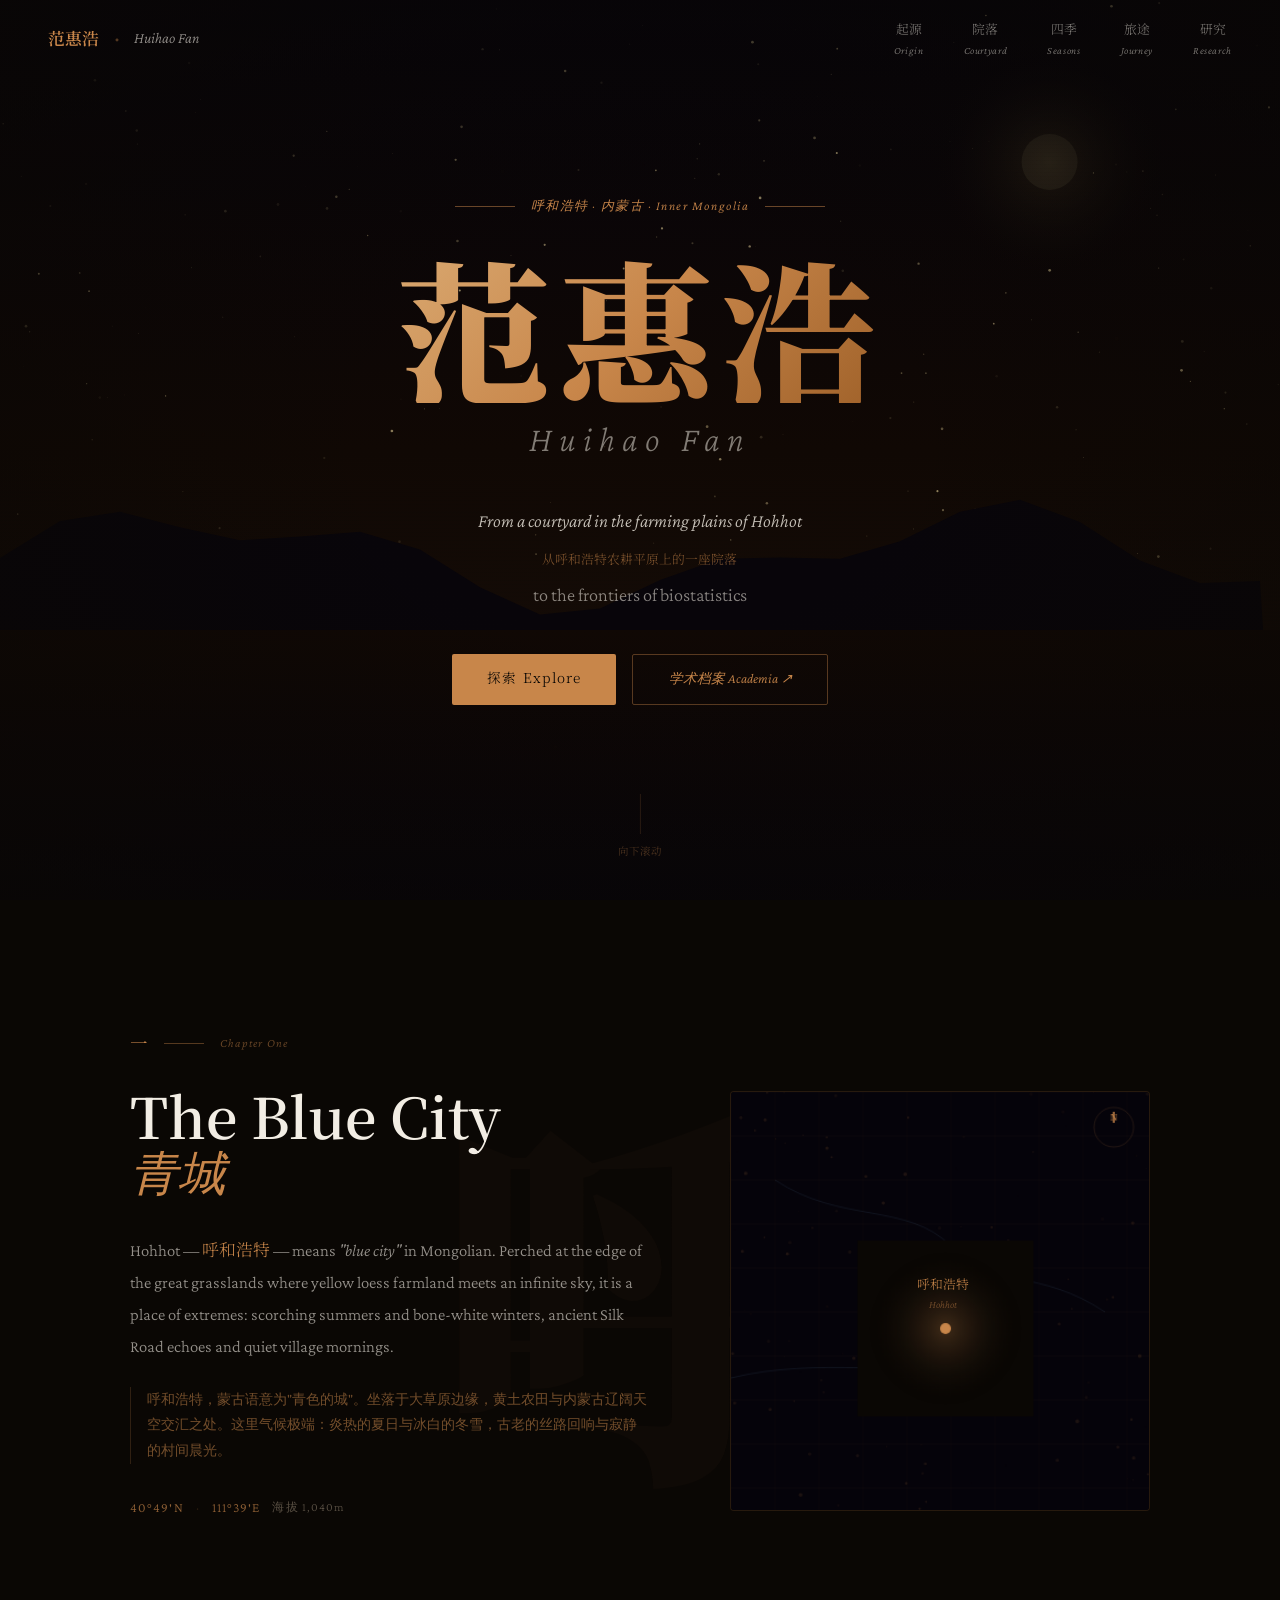
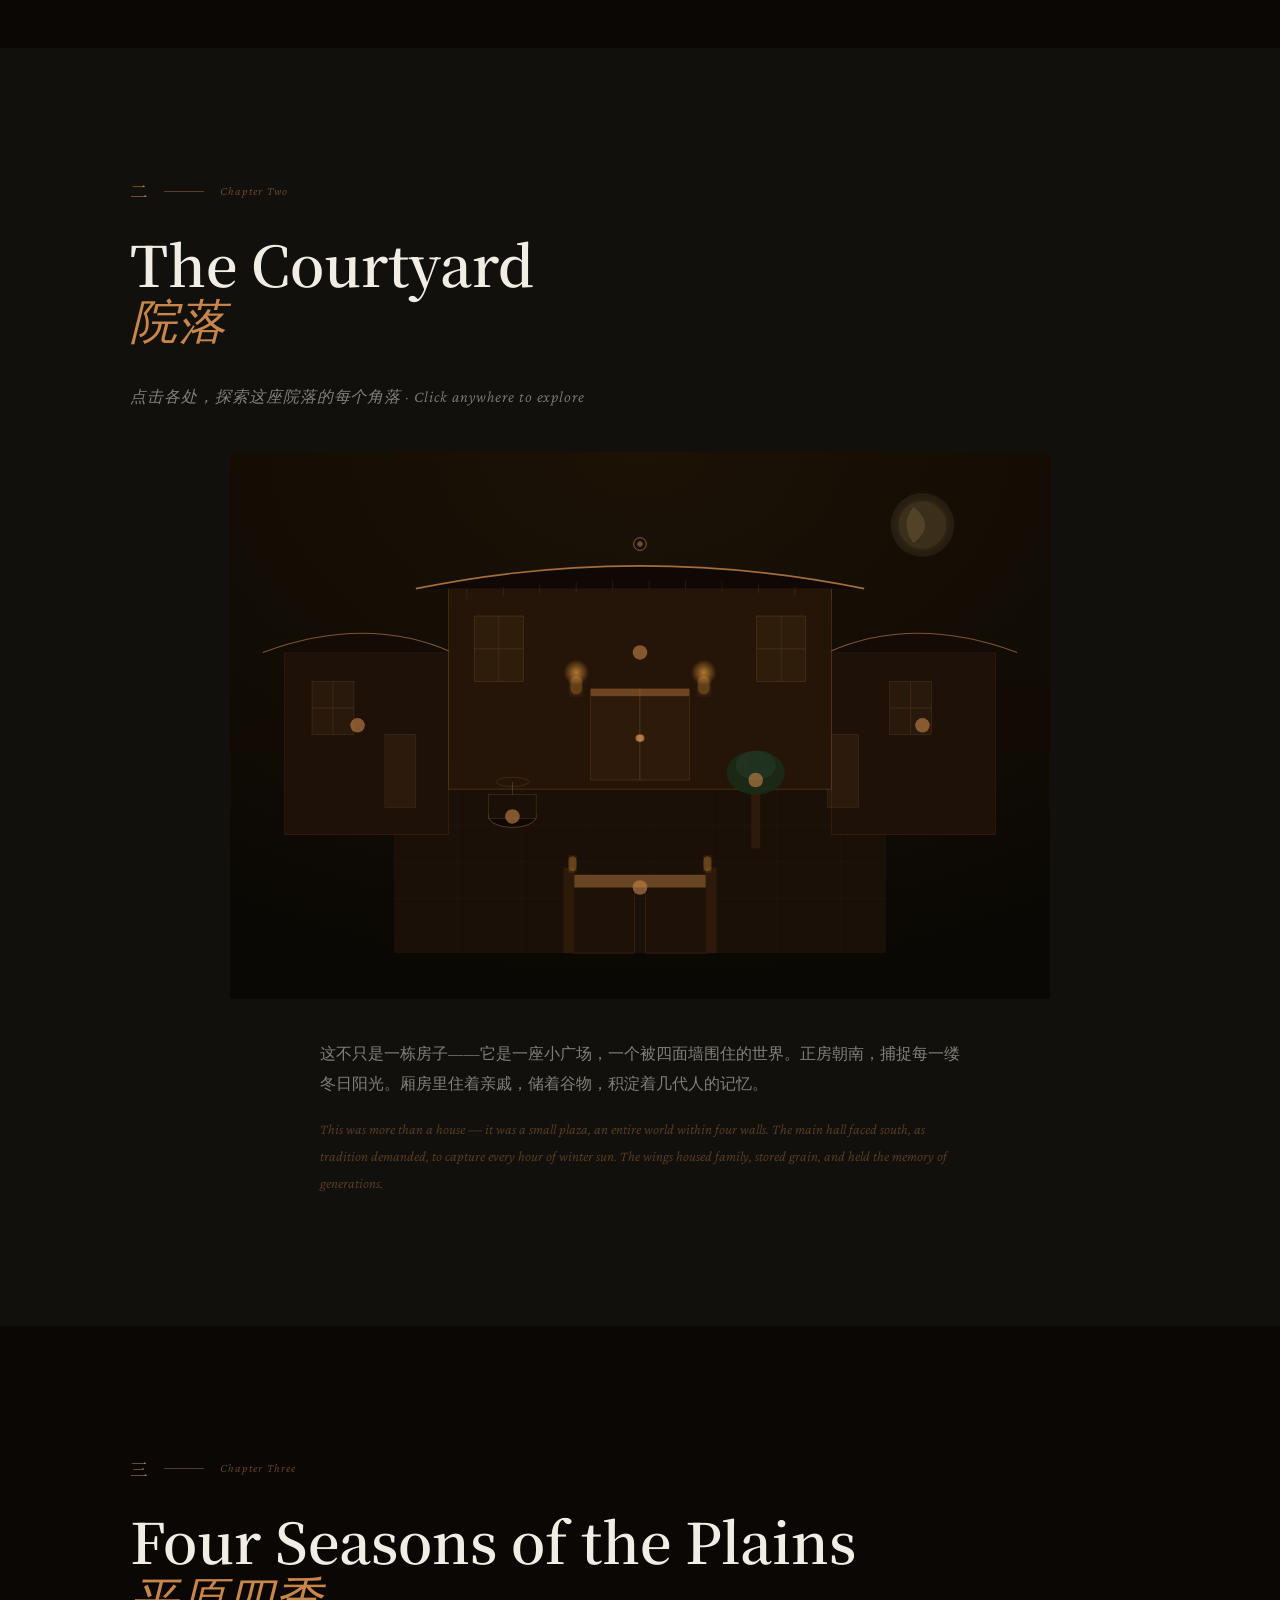
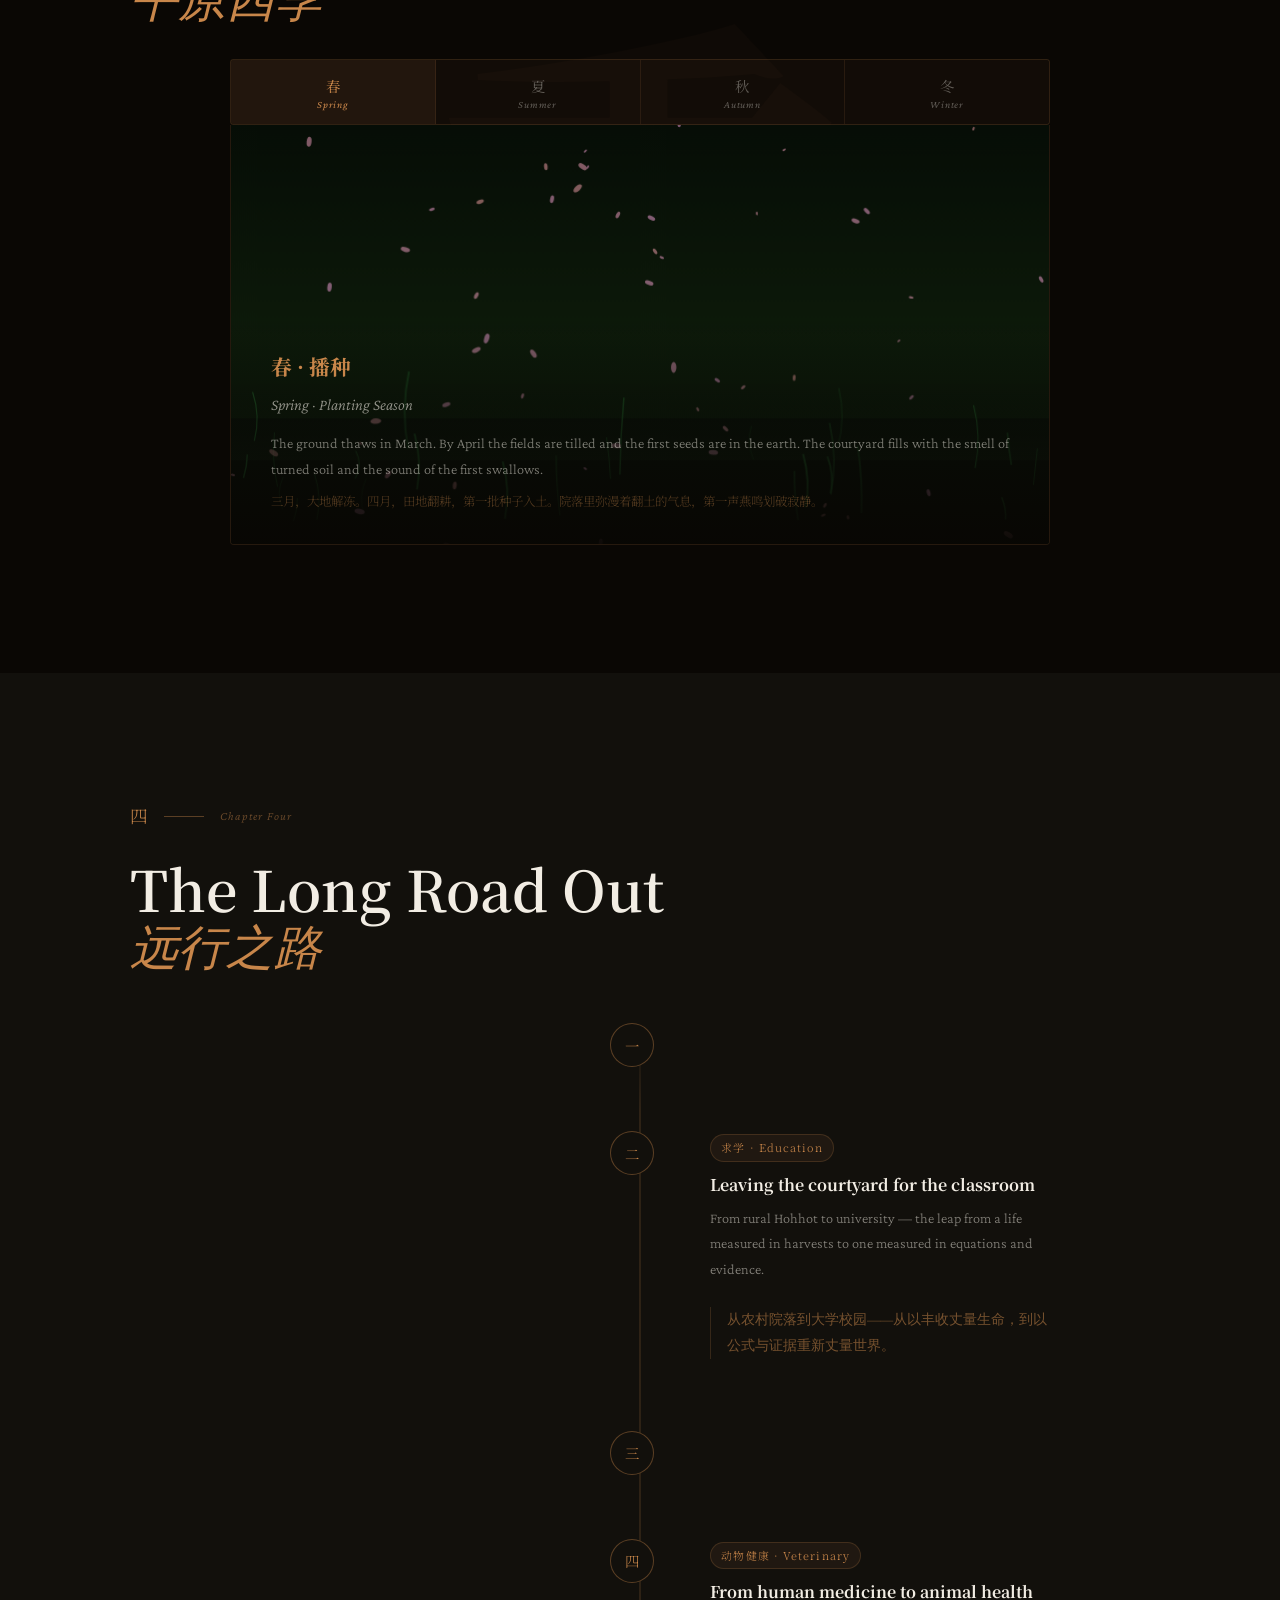
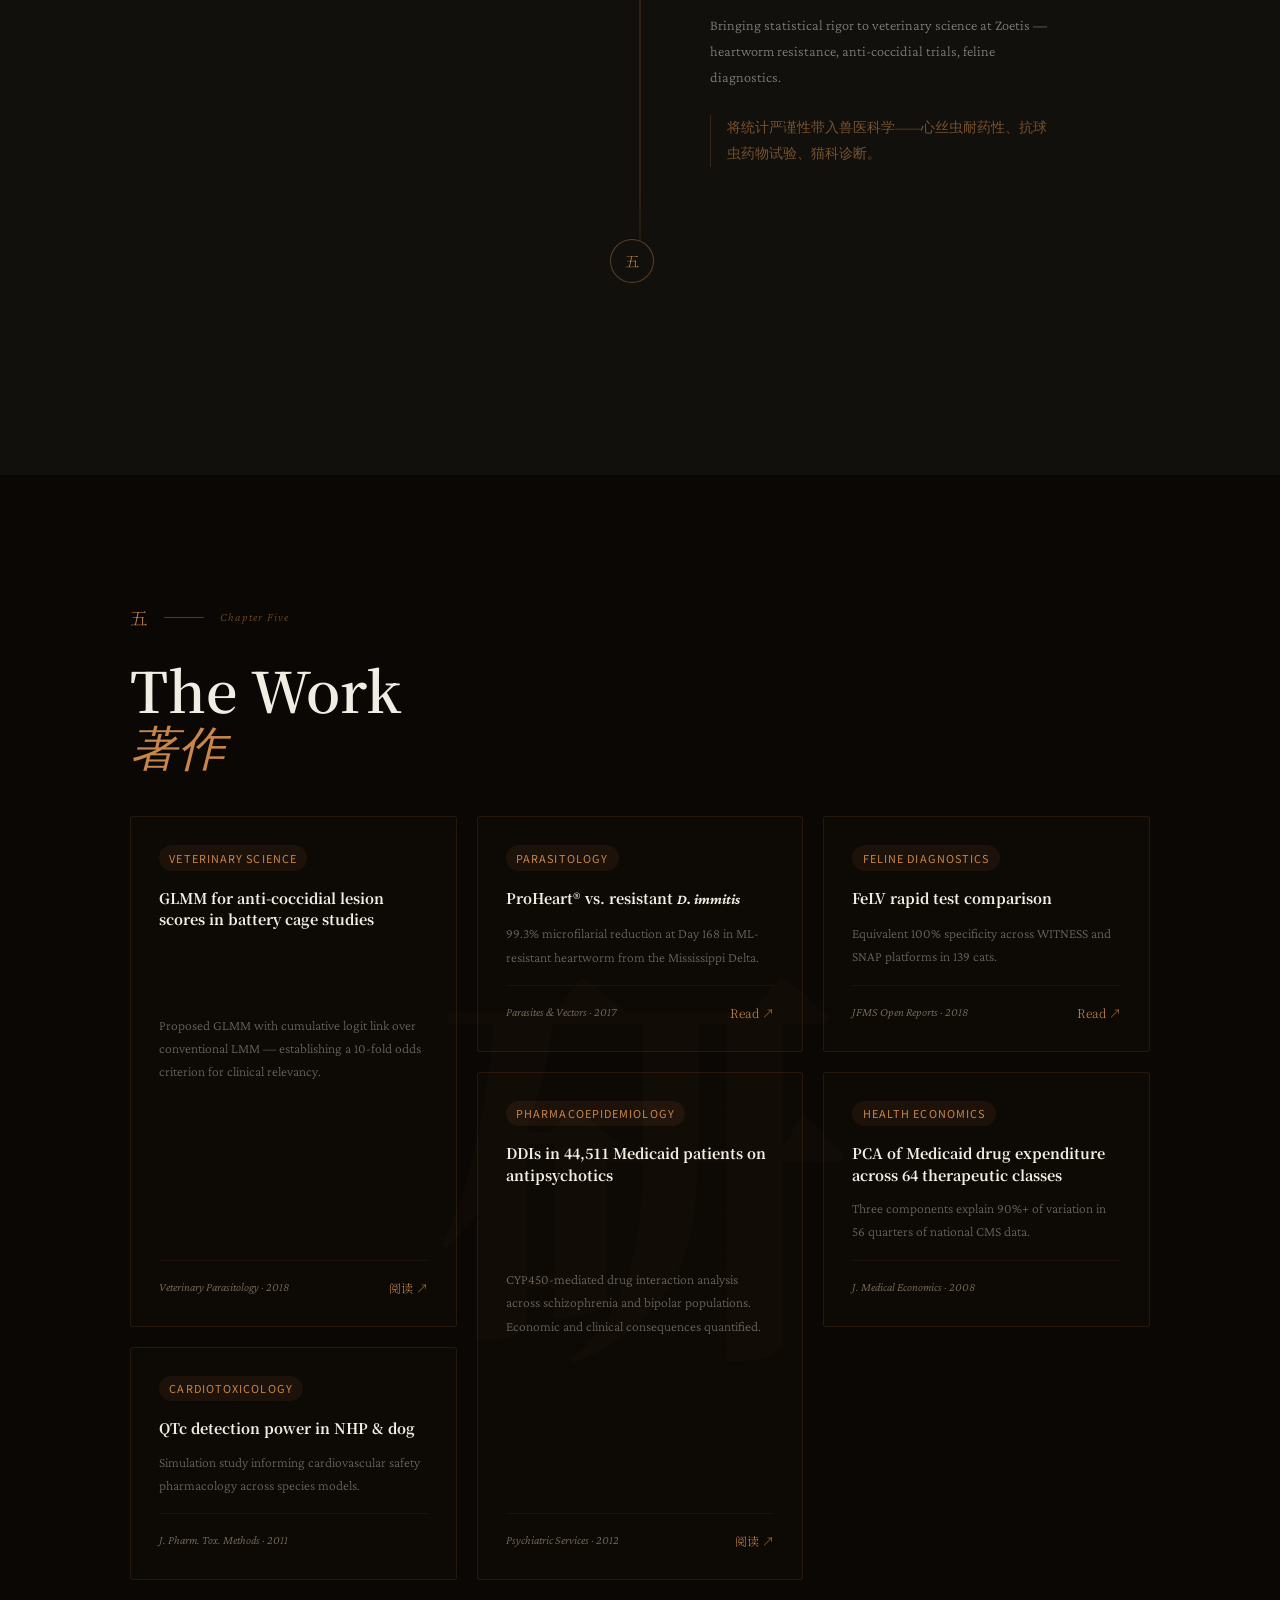
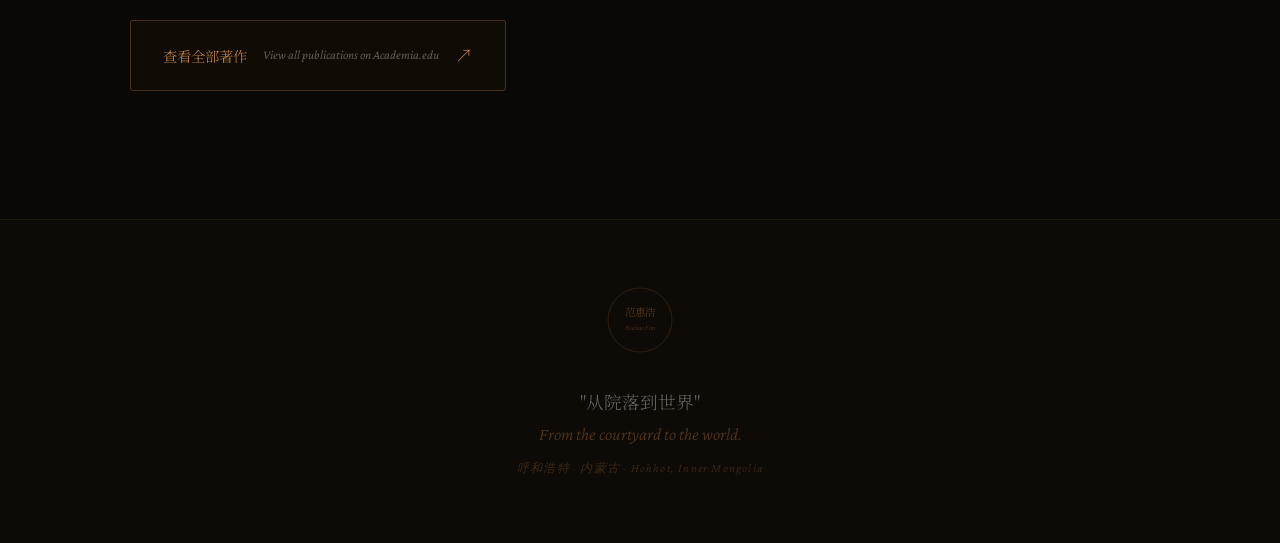
<file: index.html>
<!DOCTYPE html>
<html lang="en">
<head>
  <meta charset="UTF-8"/>
  <meta name="viewport" content="width=device-width, initial-scale=1.0"/>
  <title>Huihao Fan · 范惠浩</title>
  <link rel="preconnect" href="https://fonts.googleapis.com">
  <link href="https://fonts.googleapis.com/css2?family=Noto+Serif+SC:wght@300;400;600;900&family=Noto+Sans+SC:wght@300;400&family=Crimson+Pro:ital,wght@0,200;0,300;0,600;1,200;1,300&display=swap" rel="stylesheet">
  <link rel="stylesheet" href="style.css"/>
</head>
<body>

  <!-- CUSTOM CURSOR -->
  <div class="cursor" id="cursor"></div>
  <div class="cursor-dot" id="cursor-dot"></div>

  <!-- LOADING SCREEN -->
  <div class="loader" id="loader">
    <div class="loader-inner">
      <svg viewBox="0 0 120 120" class="seal-svg" id="seal-svg">
        <circle cx="60" cy="60" r="54" fill="none" stroke="#c8864a" stroke-width="1" class="seal-ring"/>
        <circle cx="60" cy="60" r="44" fill="none" stroke="#c8864a" stroke-width="0.4" class="seal-ring2"/>
        <text x="60" y="50" text-anchor="middle" font-family="Noto Serif SC" font-size="18" fill="#c8864a" class="seal-text">范</text>
        <text x="60" y="74" text-anchor="middle" font-family="Noto Serif SC" font-size="18" fill="#c8864a" class="seal-text">惠浩</text>
      </svg>
      <p class="loader-sub">呼和浩特 · Hohhot · Inner Mongolia</p>
      <div class="loader-bar"><div class="loader-fill" id="loader-fill"></div></div>
    </div>
  </div>

  <!-- NAV -->
  <nav id="nav">
    <div class="nav-brand">
      <span class="nb-zh">范惠浩</span>
      <span class="nb-sep">·</span>
      <span class="nb-en">Huihao Fan</span>
    </div>
    <ul class="nav-links">
      <li><a href="#origin">起源<span>Origin</span></a></li>
      <li><a href="#courtyard">院落<span>Courtyard</span></a></li>
      <li><a href="#seasons">四季<span>Seasons</span></a></li>
      <li><a href="#journey">旅途<span>Journey</span></a></li>
      <li><a href="#research">研究<span>Research</span></a></li>
    </ul>
  </nav>

  <!-- ═══ HERO ═══ -->
  <section class="hero" id="hero">
    <canvas id="hero-canvas"></canvas>
    <div class="hero-vignette"></div>
    <div class="hero-content">
      <div class="hero-eyebrow">
        <div class="eyebrow-line"></div>
        <span>呼和浩特 · 内蒙古 · Inner Mongolia</span>
        <div class="eyebrow-line"></div>
      </div>
      <h1 class="hero-name">
        <span class="hn-zh">范惠浩</span>
        <span class="hn-en">Huihao Fan</span>
      </h1>
      <p class="hero-tagline">
        <em>From a courtyard in the farming plains of Hohhot</em><br>
        <span class="ht-zh">从呼和浩特农耕平原上的一座院落</span><br>
        to the frontiers of biostatistics
      </p>
      <div class="hero-cta">
        <a href="#origin" class="hc-btn">探索 Explore</a>
        <a href="https://independent.academia.edu/HuihaoFan" target="_blank" class="hc-ghost">学术档案 Academia ↗</a>
      </div>
    </div>
    <div class="hero-scroll">
      <div class="hs-line"></div>
      <span>向下滚动</span>
    </div>
  </section>

  <!-- ═══ ORIGIN ═══ -->
  <section class="sect" id="origin">
    <div class="bg-kanji" aria-hidden="true">呼</div>
    <div class="wrap">
      <div class="chap-mark">
        <span class="cm-zh">一</span>
        <span class="cm-bar"></span>
        <span class="cm-en">Chapter One</span>
      </div>
      <div class="origin-split">
        <div class="os-left reveal">
          <h2>The Blue City<br><em>青城</em></h2>
          <p>Hohhot — <span class="inline-zh">呼和浩特</span> — means <em>"blue city"</em> in Mongolian. Perched at the edge of the great grasslands where yellow loess farmland meets an infinite sky, it is a place of extremes: scorching summers and bone-white winters, ancient Silk Road echoes and quiet village mornings.</p>
          <p class="zh-block">呼和浩特，蒙古语意为"青色的城"。坐落于大草原边缘，黄土农田与内蒙古辽阔天空交汇之处。这里气候极端：炎热的夏日与冰白的冬雪，古老的丝路回响与寂静的村间晨光。</p>
          <div class="coords-row">
            <span>40°49′N</span>
            <span class="coord-dot">·</span>
            <span>111°39′E</span>
            <span class="coord-alt">海拔 1,040m</span>
          </div>
        </div>
        <div class="os-right reveal">
          <div class="map-frame">
            <canvas id="map-canvas" width="380" height="380"></canvas>
            <div class="map-label-hohhot">呼和浩特<br><small>Hohhot</small></div>
          </div>
        </div>
      </div>
    </div>
  </section>

  <!-- ═══ COURTYARD ═══ -->
  <section class="sect sect-dark" id="courtyard">
    <div class="wrap">
      <div class="chap-mark light">
        <span class="cm-zh">二</span>
        <span class="cm-bar"></span>
        <span class="cm-en">Chapter Two</span>
      </div>
      <h2 class="light-title">The Courtyard<br><em>院落</em></h2>
      <p class="sect-intro light-p">点击各处，探索这座院落的每个角落 · <em>Click anywhere to explore</em></p>
    </div>

    <!-- INTERACTIVE COURTYARD SVG -->
    <div class="cy-wrap" id="cy-wrap">
      <svg viewBox="0 0 900 600" class="cy-svg" id="cy-svg" preserveAspectRatio="xMidYMid meet">
        <defs>
          <radialGradient id="skyGrd" cx="50%" cy="0%" r="100%">
            <stop offset="0%" stop-color="#1c1206"/>
            <stop offset="100%" stop-color="#0a0804"/>
          </radialGradient>
          <radialGradient id="glowR" cx="50%" cy="50%" r="50%">
            <stop offset="0%" stop-color="#c8864a" stop-opacity="0.35"/>
            <stop offset="100%" stop-color="#c8864a" stop-opacity="0"/>
          </radialGradient>
          <radialGradient id="lanternGlow" cx="50%" cy="50%" r="50%">
            <stop offset="0%" stop-color="#f0a040" stop-opacity="0.7"/>
            <stop offset="100%" stop-color="#f0a040" stop-opacity="0"/>
          </radialGradient>
          <filter id="softglow">
            <feGaussianBlur stdDeviation="4" result="b"/>
            <feMerge><feMergeNode in="b"/><feMergeNode in="SourceGraphic"/></feMerge>
          </filter>
        </defs>

        <!-- Sky -->
        <rect width="900" height="600" fill="url(#skyGrd)"/>

        <!-- Stars scattered -->
        <g id="cy-stars" fill="#f0d090" opacity="0.5"></g>

        <!-- Moon -->
        <circle cx="760" cy="80" r="35" fill="#f5e0a0" opacity="0.07"/>
        <circle cx="760" cy="80" r="26" fill="#f0d080" opacity="0.1" filter="url(#softglow)"/>
        <path d="M750,60 Q776,80 750,100 Q735,80 750,60Z" fill="#f0d080" opacity="0.12"/>

        <!-- Distant hills -->
        <path d="M0,310 Q80,270 180,290 Q280,250 380,275 Q480,240 560,265 Q660,230 760,255 Q830,245 900,260 L900,330 L0,330Z" fill="#120b04"/>

        <!-- Ground courtyard floor -->
        <rect x="180" y="330" width="540" height="220" fill="#1a1008"/>
        <!-- Tile grid -->
        <g stroke="rgba(200,150,80,0.05)" stroke-width="0.8">
          <line x1="180" y1="370" x2="720" y2="370"/>
          <line x1="180" y1="410" x2="720" y2="410"/>
          <line x1="180" y1="450" x2="720" y2="450"/>
          <line x1="180" y1="490" x2="720" y2="490"/>
          <line x1="250" y1="330" x2="250" y2="550"/>
          <line x1="320" y1="330" x2="320" y2="550"/>
          <line x1="390" y1="330" x2="390" y2="550"/>
          <line x1="460" y1="330" x2="460" y2="550"/>
          <line x1="530" y1="330" x2="530" y2="550"/>
          <line x1="600" y1="330" x2="600" y2="550"/>
          <line x1="670" y1="330" x2="670" y2="550"/>
        </g>

        <!-- ═ LEFT WING ═ -->
        <rect x="60" y="220" width="180" height="200" fill="#1e1208" stroke="#c8864a" stroke-width="0.4" stroke-opacity="0.3"/>
        <path d="M36,220 Q150,178 244,220" fill="#140c04" stroke="#c8864a" stroke-width="1.2" stroke-opacity="0.6"/>
        <!-- wing window -->
        <rect x="90" y="252" width="46" height="58" fill="#c8864a" fill-opacity="0.06" stroke="#c8864a" stroke-width="0.5" stroke-opacity="0.3"/>
        <line x1="113" y1="252" x2="113" y2="310" stroke="#c8864a" stroke-width="0.4" stroke-opacity="0.4"/>
        <line x1="90" y1="281" x2="136" y2="281" stroke="#c8864a" stroke-width="0.4" stroke-opacity="0.4"/>
        <!-- wing door -->
        <rect x="170" y="310" width="34" height="80" fill="#c8864a" fill-opacity="0.08" stroke="#c8864a" stroke-width="0.4" stroke-opacity="0.3"/>
        <!-- hotspot -->
        <circle cx="140" cy="300" r="55" fill="transparent" class="hotspot" id="hs-left" data-spot="left" style="cursor:pointer"/>

        <!-- ═ RIGHT WING ═ -->
        <rect x="660" y="220" width="180" height="200" fill="#1e1208" stroke="#c8864a" stroke-width="0.4" stroke-opacity="0.3"/>
        <path d="M656,220 Q750,178 864,220" fill="#140c04" stroke="#c8864a" stroke-width="1.2" stroke-opacity="0.6"/>
        <rect x="724" y="252" width="46" height="58" fill="#c8864a" fill-opacity="0.06" stroke="#c8864a" stroke-width="0.5" stroke-opacity="0.3"/>
        <line x1="747" y1="252" x2="747" y2="310" stroke="#c8864a" stroke-width="0.4" stroke-opacity="0.4"/>
        <line x1="724" y1="281" x2="770" y2="281" stroke="#c8864a" stroke-width="0.4" stroke-opacity="0.4"/>
        <rect x="656" y="310" width="34" height="80" fill="#c8864a" fill-opacity="0.08" stroke="#c8864a" stroke-width="0.4" stroke-opacity="0.3"/>
        <circle cx="760" cy="300" r="55" fill="transparent" class="hotspot" id="hs-right" data-spot="right" style="cursor:pointer"/>

        <!-- ═ MAIN HALL ═ -->
        <rect x="240" y="150" width="420" height="220" fill="#241508" stroke="#c8864a" stroke-width="0.6" stroke-opacity="0.4"/>
        <!-- Main roof -->
        <path d="M204,150 Q450,100 696,150" fill="#100804" stroke="#c8864a" stroke-width="1.8" stroke-opacity="0.8"/>
        <!-- Roof ridge -->
        <circle cx="450" cy="101" r="7" fill="none" stroke="#c8864a" stroke-width="1" stroke-opacity="0.7"/>
        <circle cx="450" cy="101" r="3" fill="#c8864a" opacity="0.5"/>
        <!-- eaves decorative ticks -->
        <g stroke="#c8864a" stroke-width="0.6" stroke-opacity="0.25">
          <line x1="260" y1="150" x2="260" y2="162"/>
          <line x1="300" y1="148" x2="300" y2="158"/>
          <line x1="340" y1="145" x2="340" y2="155"/>
          <line x1="380" y1="143" x2="380" y2="153"/>
          <line x1="420" y1="141" x2="420" y2="151"/>
          <line x1="460" y1="141" x2="460" y2="151"/>
          <line x1="500" y1="141" x2="500" y2="151"/>
          <line x1="540" y1="143" x2="540" y2="153"/>
          <line x1="580" y1="145" x2="580" y2="155"/>
          <line x1="620" y1="148" x2="620" y2="158"/>
          <line x1="660" y1="150" x2="660" y2="162"/>
        </g>
        <!-- Windows left -->
        <rect x="268" y="180" width="54" height="72" fill="#c8864a" fill-opacity="0.07" stroke="#c8864a" stroke-width="0.5" stroke-opacity="0.35"/>
        <line x1="295" y1="180" x2="295" y2="252" stroke="#c8864a" stroke-width="0.4" stroke-opacity="0.4"/>
        <line x1="268" y1="216" x2="322" y2="216" stroke="#c8864a" stroke-width="0.4" stroke-opacity="0.4"/>
        <!-- Windows right -->
        <rect x="578" y="180" width="54" height="72" fill="#c8864a" fill-opacity="0.07" stroke="#c8864a" stroke-width="0.5" stroke-opacity="0.35"/>
        <line x1="605" y1="180" x2="605" y2="252" stroke="#c8864a" stroke-width="0.4" stroke-opacity="0.4"/>
        <line x1="578" y1="216" x2="632" y2="216" stroke="#c8864a" stroke-width="0.4" stroke-opacity="0.4"/>
        <!-- Main doors (double) -->
        <rect x="396" y="260" width="54" height="100" fill="#2e1a0a" stroke="#c8864a" stroke-width="0.5" stroke-opacity="0.4"/>
        <rect x="450" y="260" width="54" height="100" fill="#2e1a0a" stroke="#c8864a" stroke-width="0.5" stroke-opacity="0.4"/>
        <rect x="396" y="260" width="108" height="8" fill="#c8864a" opacity="0.4"/>
        <circle cx="449" cy="314" r="4" fill="#c8864a" opacity="0.7"/>
        <circle cx="451" cy="314" r="4" fill="#c8864a" opacity="0.7"/>
        <!-- Lanterns flanking door -->
        <rect x="374" y="246" width="12" height="20" rx="6" fill="#f0a040" opacity="0.3" filter="url(#softglow)"/>
        <circle cx="380" cy="242" r="14" fill="url(#lanternGlow)"/>
        <rect x="514" y="246" width="12" height="20" rx="6" fill="#f0a040" opacity="0.3" filter="url(#softglow)"/>
        <circle cx="520" cy="242" r="14" fill="url(#lanternGlow)"/>
        <!-- main hall hotspot -->
        <rect x="250" y="150" width="400" height="180" fill="transparent" class="hotspot" id="hs-main" data-spot="main" style="cursor:pointer"/>

        <!-- ═ WELL ═ -->
        <ellipse cx="310" cy="400" rx="26" ry="12" fill="#100804" stroke="#c8864a" stroke-width="0.8" stroke-opacity="0.5"/>
        <rect x="284" y="376" width="52" height="26" fill="#1a1008" stroke="#c8864a" stroke-width="0.5" stroke-opacity="0.4"/>
        <line x1="310" y1="362" x2="310" y2="376" stroke="#c8864a" stroke-width="0.8" stroke-opacity="0.4"/>
        <ellipse cx="310" cy="362" rx="18" ry="5" fill="none" stroke="#c8864a" stroke-width="0.6" stroke-opacity="0.3"/>
        <circle cx="310" cy="400" r="36" fill="transparent" class="hotspot" id="hs-well" data-spot="well" style="cursor:pointer"/>

        <!-- ═ TREE ═ -->
        <rect x="572" y="365" width="10" height="70" fill="#2e1a0a"/>
        <ellipse cx="577" cy="352" rx="32" ry="24" fill="#1a2e1a" opacity="0.8"/>
        <ellipse cx="577" cy="344" rx="22" ry="16" fill="#243824" opacity="0.7"/>
        <ellipse cx="583" cy="338" rx="14" ry="10" fill="#1e3020" opacity="0.6"/>
        <circle cx="577" cy="360" r="42" fill="transparent" class="hotspot" id="hs-tree" data-spot="tree" style="cursor:pointer"/>

        <!-- ═ GATE ═ -->
        <rect x="376" y="464" width="148" height="14" fill="#c8864a" opacity="0.45"/>
        <rect x="376" y="478" width="68" height="72" fill="#1e1208" stroke="#c8864a" stroke-width="0.5" stroke-opacity="0.3"/>
        <rect x="456" y="478" width="68" height="72" fill="#1e1208" stroke="#c8864a" stroke-width="0.5" stroke-opacity="0.3"/>
        <rect x="366" y="456" width="12" height="94" fill="#2e1a0a"/>
        <rect x="522" y="456" width="12" height="94" fill="#2e1a0a"/>
        <rect x="372" y="444" width="8" height="16" rx="4" fill="#f0a040" opacity="0.35" filter="url(#softglow)"/>
        <rect x="520" y="444" width="8" height="16" rx="4" fill="#f0a040" opacity="0.35" filter="url(#softglow)"/>
        <circle cx="450" cy="478" r="40" fill="transparent" class="hotspot" id="hs-gate" data-spot="gate" style="cursor:pointer"/>

        <!-- Hotspot pulse rings (animated via CSS) -->
        <circle cx="140" cy="300" r="8" fill="#c8864a" opacity="0.6" class="hs-pulse"/>
        <circle cx="760" cy="300" r="8" fill="#c8864a" opacity="0.6" class="hs-pulse"/>
        <circle cx="450" cy="220" r="8" fill="#c8864a" opacity="0.6" class="hs-pulse"/>
        <circle cx="310" cy="400" r="8" fill="#c8864a" opacity="0.6" class="hs-pulse"/>
        <circle cx="577" cy="360" r="8" fill="#c8864a" opacity="0.6" class="hs-pulse"/>
        <circle cx="450" cy="478" r="8" fill="#c8864a" opacity="0.6" class="hs-pulse"/>
      </svg>

      <!-- Story popup -->
      <div class="cy-popup" id="cy-popup">
        <button class="cy-popup-close" id="cy-close">✕</button>
        <div id="cy-popup-body"></div>
      </div>
    </div>

    <div class="wrap cy-bottom">
      <p class="light-p">这不只是一栋房子——它是一座小广场，一个被四面墙围住的世界。正房朝南，捕捉每一缕冬日阳光。厢房里住着亲戚，储着谷物，积淀着几代人的记忆。</p>
      <p class="light-p-en"><em>This was more than a house — it was a small plaza, an entire world within four walls. The main hall faced south, as tradition demanded, to capture every hour of winter sun. The wings housed family, stored grain, and held the memory of generations.</em></p>
    </div>
  </section>

  <!-- ═══ SEASONS ═══ -->
  <section class="sect" id="seasons">
    <div class="bg-kanji" aria-hidden="true">季</div>
    <div class="wrap">
      <div class="chap-mark">
        <span class="cm-zh">三</span>
        <span class="cm-bar"></span>
        <span class="cm-en">Chapter Three</span>
      </div>
      <h2>Four Seasons of the Plains<br><em>平原四季</em></h2>
    </div>

    <div class="seasons-ui">
      <div class="s-tabs">
        <button class="s-tab active" data-s="spring">春<span>Spring</span></button>
        <button class="s-tab" data-s="summer">夏<span>Summer</span></button>
        <button class="s-tab" data-s="autumn">秋<span>Autumn</span></button>
        <button class="s-tab" data-s="winter">冬<span>Winter</span></button>
      </div>
      <div class="s-stage">
        <canvas id="s-canvas"></canvas>
        <div class="s-overlay" id="s-text"></div>
      </div>
    </div>
  </section>

  <!-- ═══ JOURNEY ═══ -->
  <section class="sect sect-dark" id="journey">
    <div class="wrap">
      <div class="chap-mark light">
        <span class="cm-zh">四</span>
        <span class="cm-bar"></span>
        <span class="cm-en">Chapter Four</span>
      </div>
      <h2 class="light-title">The Long Road Out<br><em>远行之路</em></h2>
    </div>

    <div class="jt-wrap" id="jt-wrap">
      <div class="jt-spine"></div>

      <div class="jt-node" data-i="0">
        <div class="jt-marker"><span>一</span></div>
        <div class="jt-card">
          <span class="jt-tag">童年 · Childhood</span>
          <h3>Born in the farming district of Hohhot</h3>
          <p>A courtyard house. Rows of crops stretching to the horizon. The smell of earth after rain on the Inner Mongolian plains.</p>
          <p class="zh-block">一座院落，田垄延伸至天际。内蒙古平原雨后泥土的气息。一切从这里开始。</p>
        </div>
      </div>

      <div class="jt-node jt-right" data-i="1">
        <div class="jt-marker"><span>二</span></div>
        <div class="jt-card">
          <span class="jt-tag">求学 · Education</span>
          <h3>Leaving the courtyard for the classroom</h3>
          <p>From rural Hohhot to university — the leap from a life measured in harvests to one measured in equations and evidence.</p>
          <p class="zh-block">从农村院落到大学校园——从以丰收丈量生命，到以公式与证据重新丈量世界。</p>
        </div>
      </div>

      <div class="jt-node" data-i="2">
        <div class="jt-marker"><span>三</span></div>
        <div class="jt-card">
          <span class="jt-tag">医疗研究 · Medicaid</span>
          <h3>44,511 patients. Zero forgotten.</h3>
          <p>Analyzing drug-drug interactions in Medicaid patients — tens of thousands of lives behind every data point.</p>
          <p class="zh-block">分析医疗补助患者中的药物相互作用——每一个数据点背后，都是真实的生命。</p>
        </div>
      </div>

      <div class="jt-node jt-right" data-i="3">
        <div class="jt-marker"><span>四</span></div>
        <div class="jt-card">
          <span class="jt-tag">动物健康 · Veterinary</span>
          <h3>From human medicine to animal health</h3>
          <p>Bringing statistical rigor to veterinary science at Zoetis — heartworm resistance, anti-coccidial trials, feline diagnostics.</p>
          <p class="zh-block">将统计严谨性带入兽医科学——心丝虫耐药性、抗球虫药物试验、猫科诊断。</p>
        </div>
      </div>

      <div class="jt-node" data-i="4">
        <div class="jt-marker"><span>五</span></div>
        <div class="jt-card">
          <span class="jt-tag">独立研究 · Independent</span>
          <h3>The researcher stands alone</h3>
          <p>From a courtyard that housed a family to a mind that houses multitudes. Independent researcher — bridging disciplines across pharmacology and statistical innovation.</p>
          <p class="zh-block">从庇护一家人的院落，到容纳广阔思想的心智。独立研究者，跨越药理学与统计创新之间的边界。</p>
        </div>
      </div>
    </div>
  </section>

  <!-- ═══ RESEARCH ═══ -->
  <section class="sect" id="research">
    <div class="bg-kanji" aria-hidden="true">研</div>
    <div class="wrap">
      <div class="chap-mark">
        <span class="cm-zh">五</span>
        <span class="cm-bar"></span>
        <span class="cm-en">Chapter Five</span>
      </div>
      <h2>The Work<br><em>著作</em></h2>
    </div>

    <div class="pub-grid wrap">
      <div class="pb tall reveal">
        <span class="pb-tag">Veterinary Science</span>
        <h3>GLMM for anti-coccidial lesion scores in battery cage studies</h3>
        <p>Proposed GLMM with cumulative logit link over conventional LMM — establishing a 10-fold odds criterion for clinical relevancy.</p>
        <div class="pb-foot"><span>Veterinary Parasitology · 2018</span><a href="https://www.academia.edu/88432071" target="_blank">阅读 ↗</a></div>
      </div>
      <div class="pb reveal">
        <span class="pb-tag">Parasitology</span>
        <h3>ProHeart® vs. resistant <em>D. immitis</em></h3>
        <p>99.3% microfilarial reduction at Day 168 in ML-resistant heartworm from the Mississippi Delta.</p>
        <div class="pb-foot"><span>Parasites & Vectors · 2017</span><a href="https://www.academia.edu/88432038" target="_blank">Read ↗</a></div>
      </div>
      <div class="pb reveal">
        <span class="pb-tag">Feline Diagnostics</span>
        <h3>FeLV rapid test comparison</h3>
        <p>Equivalent 100% specificity across WITNESS and SNAP platforms in 139 cats.</p>
        <div class="pb-foot"><span>JFMS Open Reports · 2018</span><a href="https://www.academia.edu/83738812" target="_blank">Read ↗</a></div>
      </div>
      <div class="pb tall reveal">
        <span class="pb-tag">Pharmacoepidemiology</span>
        <h3>DDIs in 44,511 Medicaid patients on antipsychotics</h3>
        <p>CYP450-mediated drug interaction analysis across schizophrenia and bipolar populations. Economic and clinical consequences quantified.</p>
        <div class="pb-foot"><span>Psychiatric Services · 2012</span><a href="https://www.academia.edu/78519599" target="_blank">阅读 ↗</a></div>
      </div>
      <div class="pb reveal">
        <span class="pb-tag">Health Economics</span>
        <h3>PCA of Medicaid drug expenditure across 64 therapeutic classes</h3>
        <p>Three components explain 90%+ of variation in 56 quarters of national CMS data.</p>
        <div class="pb-foot"><span>J. Medical Economics · 2008</span></div>
      </div>
      <div class="pb reveal">
        <span class="pb-tag">Cardiotoxicology</span>
        <h3>QTc detection power in NHP & dog</h3>
        <p>Simulation study informing cardiovascular safety pharmacology across species models.</p>
        <div class="pb-foot"><span>J. Pharm. Tox. Methods · 2011</span></div>
      </div>
    </div>

    <div class="wrap acad-cta">
      <a href="https://independent.academia.edu/HuihaoFan" target="_blank" class="acad-btn">
        <span>查看全部著作</span>
        <span class="ab-sub">View all publications on Academia.edu</span>
        <span class="ab-arr">↗</span>
      </a>
    </div>
  </section>

  <!-- FOOTER -->
  <footer>
    <svg viewBox="0 0 90 90" width="72" height="72" class="ft-seal">
      <circle cx="45" cy="45" r="40" fill="none" stroke="#c8864a" stroke-width="0.8" opacity="0.4"/>
      <text x="45" y="40" text-anchor="middle" font-family="Noto Serif SC" font-size="13" fill="#c8864a" opacity="0.6">范惠浩</text>
      <text x="45" y="57" text-anchor="middle" font-family="Crimson Pro" font-size="9" fill="#c8864a" opacity="0.4" font-style="italic">Huihao Fan</text>
    </svg>
    <p class="ft-quote">"从院落到世界"<br><em>From the courtyard to the world.</em></p>
    <p class="ft-loc">呼和浩特 · 内蒙古 · Hohhot, Inner Mongolia</p>
  </footer>

  <script src="script.js"></script>
</body>
</html>
</file>
<file: style.css>
/* ─── RESET ─── */
*, *::before, *::after { box-sizing: border-box; margin: 0; padding: 0; }
html { scroll-behavior: smooth; }

/* ─── TOKENS ─── */
:root {
  --ink:       #0e0a06;
  --paper:     #f2ede4;
  --paper2:    #e8e0d0;
  --dark:      #0a0704;
  --dark2:     #12100c;
  --gold:      #c8864a;
  --gold-lt:   #d9a870;
  --gold-dim:  rgba(200,134,74,0.25);
  --muted:     #7a6e5e;
  --muted-lt:  #a09080;
  --serif:     'Crimson Pro', Georgia, serif;
  --zh:        'Noto Serif SC', serif;
  --sans:      'Noto Sans SC', system-ui, sans-serif;
  --ease:      cubic-bezier(0.25,0.46,0.45,0.94);
}

/* ─── BASE ─── */
body {
  font-family: var(--sans);
  background: var(--dark);
  color: var(--paper);
  font-weight: 300;
  line-height: 1.75;
  cursor: none;
  overflow-x: hidden;
}

/* ─── CURSOR ─── */
.cursor {
  width: 36px; height: 36px;
  border: 1px solid var(--gold);
  border-radius: 50%;
  position: fixed; top: 0; left: 0;
  pointer-events: none; z-index: 9999;
  transform: translate(-50%,-50%);
  transition: width 0.3s, height 0.3s, border-color 0.3s, background 0.15s;
  mix-blend-mode: difference;
}
.cursor-dot {
  width: 5px; height: 5px;
  background: var(--gold);
  border-radius: 50%;
  position: fixed; top: 0; left: 0;
  pointer-events: none; z-index: 10000;
  transform: translate(-50%,-50%);
}
body.hovering .cursor {
  width: 60px; height: 60px;
  background: rgba(200,134,74,0.08);
  border-color: var(--gold-lt);
}

/* ─── LOADER ─── */
.loader {
  position: fixed; inset: 0;
  background: var(--dark);
  display: flex; align-items: center; justify-content: center;
  z-index: 9000;
  transition: opacity 0.8s var(--ease), visibility 0.8s;
}
.loader.gone { opacity: 0; visibility: hidden; pointer-events: none; }
.loader-inner { text-align: center; }
.seal-svg { width: 120px; height: 120px; animation: sealSpin 3s linear infinite; }
.seal-ring { stroke-dasharray: 340; stroke-dashoffset: 340; animation: ringDraw 1.5s var(--ease) forwards; }
.seal-ring2 { stroke-dasharray: 276; stroke-dashoffset: 276; animation: ringDraw 1.8s 0.2s var(--ease) forwards; }
@keyframes ringDraw { to { stroke-dashoffset: 0; } }
@keyframes sealSpin { from { transform: rotate(0deg); } to { transform: rotate(360deg); } }
.seal-text { animation: fadeIn 1s 0.6s ease both; }
.loader-sub {
  font-family: var(--serif);
  font-style: italic;
  font-size: 0.8rem;
  color: var(--gold);
  letter-spacing: 0.12em;
  margin-top: 1.5rem;
  opacity: 0;
  animation: fadeIn 1s 1s ease both;
}
.loader-bar {
  width: 160px; height: 1px;
  background: rgba(200,134,74,0.2);
  margin: 1.5rem auto 0;
  overflow: hidden;
}
.loader-fill {
  height: 100%; width: 0%;
  background: var(--gold);
  transition: width 0.1s linear;
}
@keyframes fadeIn { from { opacity: 0; } to { opacity: 1; } }

/* ─── NAV ─── */
#nav {
  position: fixed; top: 0; left: 0; right: 0; z-index: 500;
  display: flex; align-items: center; justify-content: space-between;
  padding: 1.1rem 3rem;
  background: transparent;
  transition: background 0.4s, backdrop-filter 0.4s;
}
#nav.scrolled {
  background: rgba(10,7,4,0.85);
  backdrop-filter: blur(20px);
  border-bottom: 1px solid rgba(200,134,74,0.12);
}
.nav-brand { display: flex; align-items: center; gap: 0.6rem; }
.nb-zh { font-family: var(--zh); font-size: 1.05rem; font-weight: 600; color: var(--gold); }
.nb-sep { color: var(--gold); opacity: 0.4; }
.nb-en { font-family: var(--serif); font-style: italic; font-size: 0.95rem; color: rgba(242,237,228,0.6); }
.nav-links { list-style: none; display: flex; gap: 2.5rem; }
.nav-links a {
  text-decoration: none;
  font-family: var(--zh);
  font-size: 0.8rem;
  color: rgba(242,237,228,0.5);
  display: flex; flex-direction: column; align-items: center;
  gap: 0.1rem;
  transition: color 0.2s;
}
.nav-links a span { font-family: var(--serif); font-size: 0.65rem; font-style: italic; letter-spacing: 0.06em; }
.nav-links a:hover, .nav-links a.active { color: var(--gold); }

/* ─── HERO ─── */
.hero {
  min-height: 100vh;
  position: relative;
  display: flex; align-items: center; justify-content: center;
  overflow: hidden;
}
#hero-canvas {
  position: absolute; inset: 0;
  width: 100%; height: 100%;
}
.hero-vignette {
  position: absolute; inset: 0;
  background: radial-gradient(ellipse 70% 70% at 50% 50%, transparent 30%, rgba(10,7,4,0.7) 100%);
  pointer-events: none;
}
.hero-content {
  position: relative; z-index: 2;
  text-align: center;
  opacity: 0; animation: heroIn 1.4s 2s var(--ease) forwards;
}
@keyframes heroIn {
  from { opacity: 0; transform: translateY(30px); }
  to   { opacity: 1; transform: translateY(0); }
}
.hero-eyebrow {
  display: flex; align-items: center; gap: 1rem;
  justify-content: center;
  font-family: var(--serif);
  font-style: italic;
  font-size: 0.8rem;
  color: var(--gold);
  letter-spacing: 0.12em;
  margin-bottom: 2rem;
}
.eyebrow-line { width: 60px; height: 1px; background: var(--gold); opacity: 0.5; }
.hero-name {
  font-family: var(--zh);
  display: flex; flex-direction: column; align-items: center;
  gap: 0.4rem;
  margin-bottom: 2rem;
}
.hn-zh {
  font-size: clamp(4rem, 12vw, 10rem);
  font-weight: 900;
  line-height: 1;
  background: linear-gradient(135deg, var(--gold-lt) 0%, var(--gold) 50%, #a0622a 100%);
  -webkit-background-clip: text;
  -webkit-text-fill-color: transparent;
  background-clip: text;
  letter-spacing: 0.05em;
}
.hn-en {
  font-family: var(--serif);
  font-size: clamp(1.2rem, 3vw, 2.2rem);
  font-weight: 200;
  font-style: italic;
  color: rgba(242,237,228,0.5);
  letter-spacing: 0.2em;
}
.hero-tagline {
  font-family: var(--serif);
  font-size: clamp(0.9rem, 1.5vw, 1.15rem);
  line-height: 2;
  color: rgba(242,237,228,0.55);
  margin-bottom: 2.5rem;
}
.hero-tagline em { color: rgba(242,237,228,0.8); font-style: italic; }
.ht-zh { font-family: var(--zh); font-size: 0.8rem; color: var(--gold); opacity: 0.6; }
.hero-cta { display: flex; gap: 1rem; justify-content: center; flex-wrap: wrap; }
.hc-btn {
  display: inline-block;
  padding: 0.8rem 2.2rem;
  background: var(--gold);
  color: var(--dark);
  text-decoration: none;
  font-family: var(--zh);
  font-size: 0.85rem;
  letter-spacing: 0.08em;
  border-radius: 2px;
  transition: background 0.2s, transform 0.2s;
}
.hc-btn:hover { background: var(--gold-lt); transform: translateY(-2px); }
.hc-ghost {
  display: inline-block;
  padding: 0.8rem 2.2rem;
  border: 1px solid rgba(200,134,74,0.4);
  color: var(--gold);
  text-decoration: none;
  font-family: var(--serif);
  font-style: italic;
  font-size: 0.85rem;
  border-radius: 2px;
  transition: border-color 0.2s, background 0.2s;
}
.hc-ghost:hover { border-color: var(--gold); background: rgba(200,134,74,0.06); }
.hero-scroll {
  position: absolute; bottom: 2.5rem; left: 50%;
  transform: translateX(-50%);
  display: flex; flex-direction: column; align-items: center; gap: 0.5rem;
  color: var(--gold); opacity: 0.4;
  font-family: var(--zh); font-size: 0.65rem; letter-spacing: 0.1em;
  animation: scrollBob 2s ease-in-out infinite;
}
.hs-line { width: 1px; height: 40px; background: var(--gold); opacity: 0.4; }
@keyframes scrollBob {
  0%,100% { transform: translateX(-50%) translateY(0); }
  50%      { transform: translateX(-50%) translateY(8px); }
}

/* ─── SECTIONS ─── */
.sect {
  padding: 8rem 0;
  position: relative;
  overflow: hidden;
  background: var(--dark);
}
.sect-dark { background: var(--dark2); }
.wrap { max-width: 1100px; margin: 0 auto; padding: 0 2.5rem; }

/* Big kanji watermark */
.bg-kanji {
  position: absolute;
  font-family: var(--zh);
  font-size: 32vw;
  font-weight: 900;
  color: rgba(200,134,74,0.025);
  top: 50%; left: 50%;
  transform: translate(-50%,-50%);
  pointer-events: none;
  user-select: none;
  line-height: 1;
}

/* Chapter marks */
.chap-mark {
  display: flex; align-items: center; gap: 1rem;
  margin-bottom: 1.5rem;
}
.chap-mark.light .cm-en { color: rgba(200,134,74,0.5); }
.cm-zh { font-family: var(--zh); font-size: 1.1rem; color: var(--gold); }
.cm-bar { flex: 0 0 40px; height: 1px; background: var(--gold); opacity: 0.4; }
.cm-en { font-family: var(--serif); font-style: italic; font-size: 0.75rem; letter-spacing: 0.1em; color: rgba(200,134,74,0.5); }

/* Section titles */
h2 {
  font-family: var(--zh);
  font-size: clamp(2rem, 5vw, 3.5rem);
  font-weight: 600;
  line-height: 1.15;
  color: var(--paper);
  margin-bottom: 2rem;
}
h2 em {
  font-family: var(--serif);
  font-style: italic;
  color: var(--gold);
  font-weight: 200;
  font-size: 0.85em;
  display: block;
}
.light-title { color: var(--paper); }

/* ─── ORIGIN ─── */
.origin-split {
  display: grid;
  grid-template-columns: 1fr 420px;
  gap: 5rem;
  align-items: center;
}
.os-left p {
  font-family: var(--serif);
  font-size: 1.05rem;
  color: rgba(242,237,228,0.6);
  margin-bottom: 1.2rem;
  line-height: 1.9;
}
.zh-block {
  font-family: var(--zh);
  font-size: 0.85rem !important;
  color: rgba(200,134,74,0.55) !important;
  line-height: 1.9 !important;
  border-left: 1px solid rgba(200,134,74,0.2);
  padding-left: 1rem;
  margin-top: 1.5rem;
}
.inline-zh { font-family: var(--zh); color: var(--gold); }
.coords-row {
  display: flex; align-items: center; gap: 0.75rem;
  margin-top: 2rem;
  font-family: var(--serif);
  font-size: 0.85rem;
  color: var(--gold);
  opacity: 0.7;
  letter-spacing: 0.08em;
}
.coord-dot { opacity: 0.3; }
.coord-alt { font-size: 0.75rem; color: var(--muted); }
.map-frame {
  position: relative;
  border: 1px solid rgba(200,134,74,0.15);
  border-radius: 4px;
  overflow: hidden;
  background: #0a0704;
}
#map-canvas { display: block; width: 100%; }
.map-label-hohhot {
  position: absolute;
  top: 50%; left: 50%;
  transform: translate(-44%, -68%);
  text-align: center;
  font-family: var(--zh);
  font-size: 0.8rem;
  color: var(--gold);
  pointer-events: none;
}
.map-label-hohhot small { font-family: var(--serif); font-style: italic; font-size: 0.65rem; color: rgba(200,134,74,0.5); display: block; }

/* ─── COURTYARD ─── */
.sect-intro { font-family: var(--serif); font-style: italic; color: rgba(200,134,74,0.5); font-size: 0.85rem; letter-spacing: 0.06em; margin-top: 0.5rem; }
.cy-wrap {
  position: relative;
  margin: 2.5rem auto;
  max-width: 900px;
  padding: 0 2.5rem;
}
.cy-svg {
  width: 100%;
  height: auto;
  display: block;
}
.hs-pulse {
  animation: hsPulse 2s ease-in-out infinite;
}
.hs-pulse:nth-child(2) { animation-delay: 0.3s; }
.hs-pulse:nth-child(3) { animation-delay: 0.6s; }
.hs-pulse:nth-child(4) { animation-delay: 0.9s; }
.hs-pulse:nth-child(5) { animation-delay: 1.2s; }
.hs-pulse:nth-child(6) { animation-delay: 1.5s; }
@keyframes hsPulse {
  0%,100% { r: 8; opacity: 0.7; }
  50%      { r: 14; opacity: 0.2; }
}
.cy-popup {
  display: none;
  position: absolute;
  top: 50%; left: 50%;
  transform: translate(-50%, -50%);
  width: min(420px, 90%);
  background: rgba(12,9,5,0.97);
  border: 1px solid rgba(200,134,74,0.3);
  border-radius: 4px;
  padding: 2rem;
  z-index: 100;
  backdrop-filter: blur(20px);
  animation: popIn 0.3s var(--ease);
}
.cy-popup.open { display: block; }
@keyframes popIn { from { opacity:0; transform: translate(-50%,-50%) scale(0.92); } to { opacity:1; transform: translate(-50%,-50%) scale(1); } }
.cy-popup-close {
  position: absolute; top: 1rem; right: 1rem;
  background: none; border: none; color: var(--gold);
  cursor: none; font-size: 0.9rem; opacity: 0.6;
  transition: opacity 0.2s;
}
.cy-popup-close:hover { opacity: 1; }
#cy-popup-body h3 { font-family: var(--zh); font-size: 1.15rem; color: var(--gold); margin-bottom: 0.5rem; }
#cy-popup-body .pop-en { font-family: var(--serif); font-style: italic; font-size: 0.8rem; color: rgba(200,134,74,0.5); display: block; margin-bottom: 1rem; }
#cy-popup-body p { font-family: var(--serif); font-size: 0.95rem; color: rgba(242,237,228,0.65); line-height: 1.8; margin-bottom: 0.75rem; }
#cy-popup-body .pop-zh { font-family: var(--zh); font-size: 0.8rem; color: rgba(200,134,74,0.45); }
.cy-bottom { margin-top: 2rem; max-width: 720px; }
.light-p { font-family: var(--serif); font-size: 1rem; color: rgba(242,237,228,0.5); line-height: 1.9; margin-bottom: 1rem; }
.light-p-en { font-family: var(--serif); font-style: italic; font-size: 0.9rem; color: rgba(200,134,74,0.4); line-height: 1.9; }

/* ─── SEASONS ─── */
.seasons-ui { max-width: 900px; margin: 2rem auto 0; padding: 0 2.5rem; }
.s-tabs {
  display: flex; gap: 0;
  border: 1px solid rgba(200,134,74,0.2);
  border-radius: 3px;
  overflow: hidden;
  margin-bottom: 0;
}
.s-tab {
  flex: 1;
  padding: 0.9rem 0.5rem;
  background: rgba(200,134,74,0.04);
  border: none;
  color: rgba(242,237,228,0.35);
  cursor: none;
  font-family: var(--zh);
  font-size: 0.9rem;
  display: flex; flex-direction: column; align-items: center; gap: 0.2rem;
  transition: background 0.25s, color 0.25s;
  border-right: 1px solid rgba(200,134,74,0.12);
}
.s-tab:last-child { border-right: none; }
.s-tab span { font-family: var(--serif); font-style: italic; font-size: 0.65rem; letter-spacing: 0.08em; }
.s-tab.active { background: rgba(200,134,74,0.12); color: var(--gold); }
.s-tab:hover { color: var(--gold-lt); }
.s-stage {
  position: relative;
  border: 1px solid rgba(200,134,74,0.15);
  border-top: none;
  border-radius: 0 0 4px 4px;
  overflow: hidden;
  height: 420px;
}
#s-canvas { position: absolute; inset: 0; width: 100%; height: 100%; }
.s-overlay {
  position: absolute;
  bottom: 0; left: 0; right: 0;
  padding: 2rem 2.5rem;
  background: linear-gradient(transparent, rgba(8,6,3,0.95));
  transition: opacity 0.4s;
}
.s-overlay h3 { font-family: var(--zh); font-size: 1.3rem; color: var(--gold); margin-bottom: 0.4rem; }
.s-overlay .s-en { font-family: var(--serif); font-style: italic; font-size: 1rem; color: rgba(242,237,228,0.6); display: block; margin-bottom: 0.75rem; }
.s-overlay p { font-family: var(--serif); font-size: 0.9rem; color: rgba(242,237,228,0.5); line-height: 1.8; }
.s-overlay .s-zh { font-family: var(--zh); font-size: 0.78rem; color: rgba(200,134,74,0.4); display: block; margin-top: 0.5rem; }

/* ─── JOURNEY ─── */
.jt-wrap {
  position: relative;
  max-width: 900px;
  margin: 3rem auto 0;
  padding: 0 2.5rem;
}
.jt-spine {
  position: absolute;
  left: 50%; top: 0; bottom: 0;
  width: 1px;
  background: linear-gradient(to bottom, transparent, rgba(200,134,74,0.3) 10%, rgba(200,134,74,0.3) 90%, transparent);
  transform: translateX(-50%);
}
.jt-node {
  display: grid;
  grid-template-columns: 1fr 60px 1fr;
  gap: 0;
  margin-bottom: 4rem;
  align-items: start;
  opacity: 0;
  transform: translateY(24px);
  transition: opacity 0.6s var(--ease), transform 0.6s var(--ease);
}
.jt-node.visible { opacity: 1; transform: translateY(0); }
.jt-node .jt-card { grid-column: 1; padding-right: 2.5rem; }
.jt-node .jt-marker { grid-column: 2; display: flex; justify-content: center; }
.jt-node .jt-card:last-child { grid-column: 3; display: none; }

.jt-right .jt-card:first-child { grid-column: 1; display: none; }
.jt-right .jt-marker { grid-column: 2; display: flex; justify-content: center; }
.jt-right .jt-card:last-child { grid-column: 3; display: block; padding-left: 2.5rem; padding-right: 0; }

.jt-marker {
  width: 44px; height: 44px;
  border: 1px solid rgba(200,134,74,0.4);
  border-radius: 50%;
  display: flex; align-items: center; justify-content: center;
  background: var(--dark2);
  flex-shrink: 0;
  position: relative; z-index: 1;
}
.jt-marker span { font-family: var(--zh); font-size: 0.9rem; color: var(--gold); }
.jt-tag {
  display: inline-block;
  font-family: var(--zh);
  font-size: 0.68rem;
  letter-spacing: 0.1em;
  color: var(--gold);
  background: rgba(200,134,74,0.08);
  border: 1px solid rgba(200,134,74,0.2);
  padding: 0.2rem 0.65rem;
  border-radius: 100px;
  margin-bottom: 0.75rem;
}
.jt-card h3 { font-family: var(--zh); font-size: 1rem; color: var(--paper); margin-bottom: 0.6rem; line-height: 1.4; }
.jt-card p { font-family: var(--serif); font-size: 0.9rem; color: rgba(242,237,228,0.5); line-height: 1.8; margin-bottom: 0.5rem; }

/* ─── RESEARCH ─── */
.pub-grid {
  display: grid;
  grid-template-columns: repeat(3, 1fr);
  gap: 1.25rem;
  margin-top: 2.5rem;
}
.pb {
  border: 1px solid rgba(200,134,74,0.12);
  border-radius: 3px;
  padding: 1.75rem;
  background: rgba(200,134,74,0.02);
  display: flex; flex-direction: column;
  transition: border-color 0.25s, transform 0.25s;
}
.pb:hover { border-color: rgba(200,134,74,0.35); transform: translateY(-3px); }
.pb.tall { grid-row: span 2; }
.pb-tag {
  font-size: 0.68rem;
  font-weight: 400;
  letter-spacing: 0.1em;
  text-transform: uppercase;
  color: var(--gold);
  background: rgba(200,134,74,0.08);
  padding: 0.2rem 0.65rem;
  border-radius: 100px;
  display: inline-block;
  margin-bottom: 1rem;
  width: fit-content;
}
.pb h3 { font-family: var(--zh); font-size: 0.9rem; color: var(--paper); margin-bottom: 0.75rem; line-height: 1.5; flex: 1; }
.pb h3 em { font-style: italic; font-family: var(--serif); }
.pb p { font-family: var(--serif); font-size: 0.85rem; color: rgba(242,237,228,0.4); line-height: 1.7; margin-bottom: 1rem; flex: 2; }
.pb-foot {
  display: flex; justify-content: space-between; align-items: center;
  margin-top: auto;
  padding-top: 1rem;
  border-top: 1px solid rgba(200,134,74,0.08);
}
.pb-foot span { font-family: var(--serif); font-style: italic; font-size: 0.75rem; color: var(--muted); }
.pb-foot a { font-family: var(--zh); font-size: 0.75rem; color: var(--gold); text-decoration: none; transition: opacity 0.2s; }
.pb-foot a:hover { opacity: 0.7; }
.acad-cta { margin-top: 2.5rem; }
.acad-btn {
  display: inline-flex; align-items: center; gap: 1rem;
  padding: 1.2rem 2rem;
  border: 1px solid rgba(200,134,74,0.3);
  border-radius: 3px;
  text-decoration: none;
  background: rgba(200,134,74,0.04);
  transition: border-color 0.2s, background 0.2s;
}
.acad-btn:hover { border-color: var(--gold); background: rgba(200,134,74,0.08); }
.acad-btn span { font-family: var(--zh); font-size: 0.9rem; color: var(--gold); }
.ab-sub { font-family: var(--serif) !important; font-style: italic; font-size: 0.8rem !important; color: rgba(242,237,228,0.4) !important; }
.ab-arr { font-size: 1.1rem !important; color: var(--gold) !important; }

/* ─── FOOTER ─── */
footer {
  background: var(--ink);
  padding: 4rem 2rem;
  text-align: center;
  border-top: 1px solid rgba(200,134,74,0.1);
}
.ft-seal { margin-bottom: 1.5rem; opacity: 0.7; }
.ft-quote {
  font-family: var(--zh);
  font-size: 1.1rem;
  color: rgba(242,237,228,0.4);
  margin-bottom: 0.5rem;
}
.ft-quote em { font-family: var(--serif); font-style: italic; color: rgba(200,134,74,0.35); }
.ft-loc { font-family: var(--serif); font-style: italic; font-size: 0.75rem; color: rgba(200,134,74,0.25); letter-spacing: 0.1em; }

/* ─── REVEAL ANIMATION ─── */
.reveal {
  opacity: 0;
  transform: translateY(28px);
  transition: opacity 0.7s var(--ease), transform 0.7s var(--ease);
}
.reveal.visible { opacity: 1; transform: translateY(0); }

/* ─── RESPONSIVE ─── */
@media (max-width: 900px) {
  .origin-split { grid-template-columns: 1fr; }
  .pub-grid { grid-template-columns: 1fr 1fr; }
  .pb.tall { grid-row: span 1; }
  .jt-spine { display: none; }
  .jt-node { grid-template-columns: 1fr; }
  .jt-node .jt-card,
  .jt-right .jt-card:last-child { grid-column: 1; padding: 0; display: block; }
  .jt-node .jt-marker,
  .jt-right .jt-marker { display: none; }
  .jt-right .jt-card:first-child { display: block; }
}
@media (max-width: 600px) {
  #nav { padding: 1rem 1.5rem; }
  .nav-links { display: none; }
  .wrap { padding: 0 1.25rem; }
  .pub-grid { grid-template-columns: 1fr; }
  .cy-wrap { padding: 0 1rem; }
  body { cursor: auto; }
  .cursor, .cursor-dot { display: none; }
}
</file>
